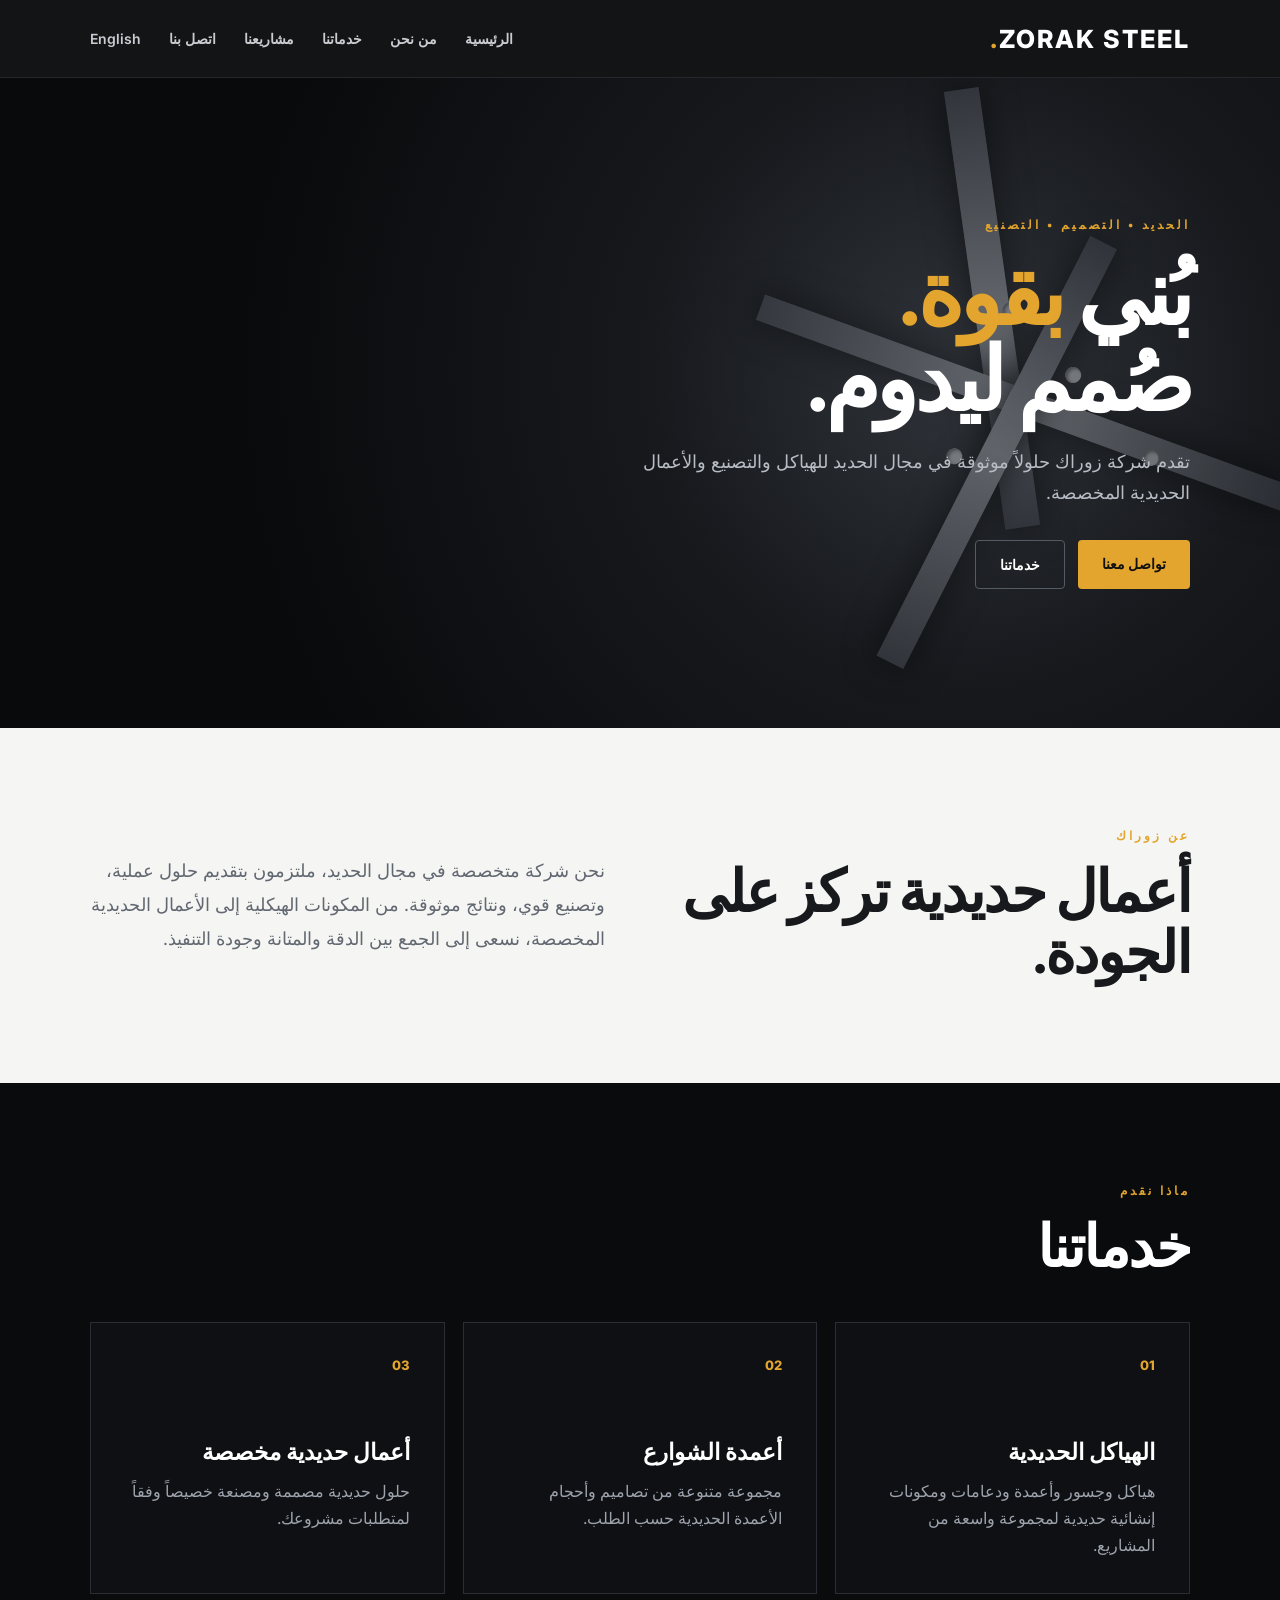
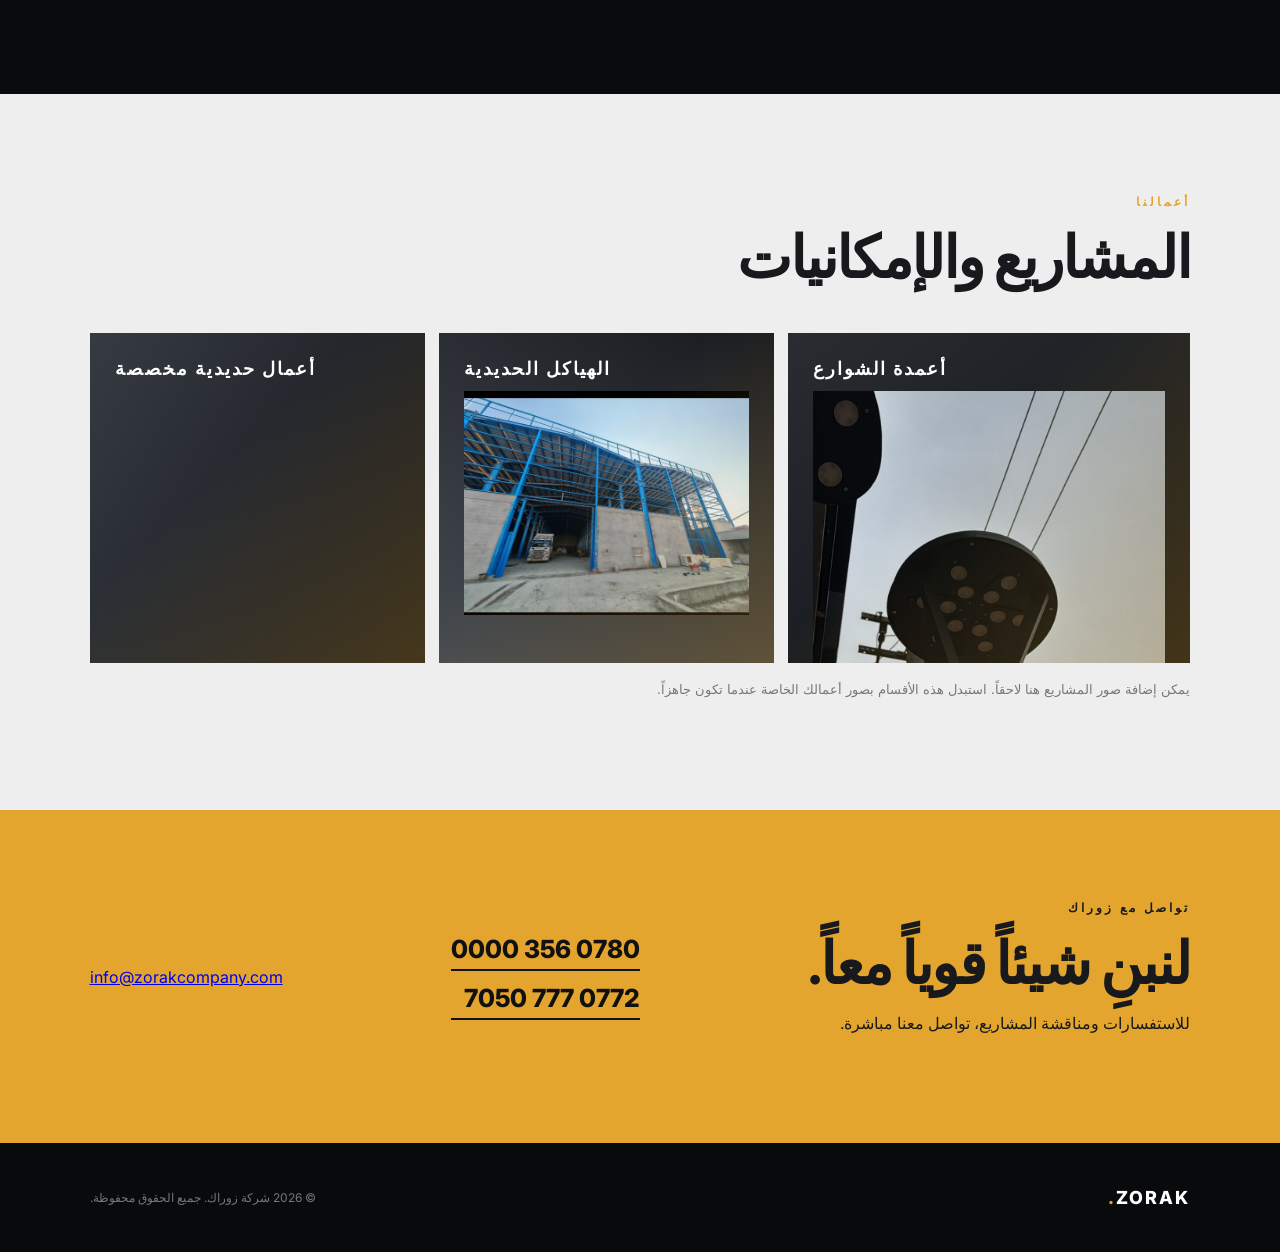
<file: index.htm>
<!DOCTYPE html>
<html lang="ar" dir="rtl">
<head>
  <meta charset="UTF-8">
  <meta name="viewport" content="width=device-width, initial-scale=1.0">
  <title>Zorak Company | حلول الحديد</title>
  <meta name="description" content="تقدم شركة زوراك حلولاً احترافية في مجال الحديد، والتصنيع، والهياكل الحديدية.">
  <link rel="stylesheet" href="../style.css">
</head>
<body>

  <header class="navbar">
    <a class="logo" href="#home">ZORAK STEEL<span>.</span></a>

    <nav>
      <a href="#home">الرئيسية</a>
      <a href="#about">من نحن</a>
      <a href="#services">خدماتنا</a>
      <a href="#projects">مشاريعنا</a>
      <a href="#contact">اتصل بنا</a>
      <a href="../index.html">English</a>
    </nav>
  </header>

  <main>

    <section id="home" class="hero">
      <div class="hero-content">

        <p class="eyebrow">الحديد • التصميم • التصنيع</p>

        <h1>
          بُني <span>بقوة.</span><br>
          صُمم ليدوم.
        </h1>

        <p class="hero-text">
          تقدم شركة زوراك حلولاً موثوقة في مجال الحديد للهياكل والتصنيع
          والأعمال الحديدية المخصصة.
        </p>

        <div class="buttons">
          <a class="btn primary" href="#contact">تواصل معنا</a>
          <a class="btn secondary" href="#services">خدماتنا</a>
        </div>

      </div>

      <div class="steel-art" aria-hidden="true">
        <div class="beam beam1"></div>
        <div class="beam beam2"></div>
        <div class="beam beam3"></div>
        <div class="bolt b1"></div>
        <div class="bolt b2"></div>
        <div class="bolt b3"></div>
        <div class="bolt b4"></div>
      </div>
    </section>

    <section id="about" class="section about">

      <div>
        <p class="eyebrow">عن زوراك</p>
        <h2>أعمال حديدية تركز على الجودة.</h2>
      </div>

      <p>
        نحن شركة متخصصة في مجال الحديد، ملتزمون بتقديم حلول عملية،
        وتصنيع قوي، ونتائج موثوقة. من المكونات الهيكلية إلى الأعمال
        الحديدية المخصصة، نسعى إلى الجمع بين الدقة والمتانة وجودة التنفيذ.
      </p>

    </section>

    <section id="services" class="section dark">

      <div class="section-heading">
        <p class="eyebrow">ماذا نقدم</p>
        <h2>خدماتنا</h2>
      </div>

      <div class="cards">

        <article class="card">
          <div class="number">01</div>
          <h3>الهياكل الحديدية</h3>
          <p>
            هياكل وجسور وأعمدة ودعامات ومكونات إنشائية حديدية
            لمجموعة واسعة من المشاريع.
          </p>
        </article>

        <article class="card">
          <div class="number">02</div>
          <h3>أعمدة الشوارع</h3>
          <p>
            مجموعة متنوعة من تصاميم وأحجام الأعمدة الحديدية حسب الطلب.
          </p>
        </article>

        <article class="card">
          <div class="number">03</div>
          <h3>أعمال حديدية مخصصة</h3>
          <p>
            حلول حديدية مصممة ومصنعة خصيصاً وفقاً لمتطلبات مشروعك.
          </p>
        </article>

      </div>
    </section>

    <section id="projects" class="section projects">

      <div class="section-heading">
        <p class="eyebrow">أعمالنا</p>
        <h2>المشاريع والإمكانيات</h2>
      </div>

      <div class="project-grid">

        <div class="project p1">
          <span>أعمدة الشوارع</span>
          <img src="../WhatsApp Image 2026-08-22 at 12.21.57 AM.jpeg" alt="أعمدة حديدية">
        </div>

        <div class="project p2">
          <span>الهياكل الحديدية</span>
          <img src="../Image 2026-08-22 at 12.22.01 AM.jpeg" alt="هياكل حديدية">
        </div>

        <div class="project p3">
          <span>أعمال حديدية مخصصة</span>
        </div>

      </div>

      <p class="note">
        يمكن إضافة صور المشاريع هنا لاحقاً. استبدل هذه الأقسام
        بصور أعمالك الخاصة عندما تكون جاهزاً.
      </p>

    </section>

    <section id="contact" class="contact">

      <div>
        <p class="eyebrow">تواصل مع زوراك</p>
        <h2>لنبنِ شيئاً قوياً معاً.</h2>
        <p>
          للاستفسارات ومناقشة المشاريع، تواصل معنا مباشرة.
        </p>
      </div>

      <div class="phone-list">
        <a href="tel:07803560000">0780 356 0000</a>
        <a href="tel:07727777050">0772 777 7050</a>
      </div>

      <a href="mailto:info@zorakcompany.com">
        info@zorakcompany.com
      </a>

    </section>

  </main>

  <footer>
    <div class="logo">ZORAK<span>.</span></div>
    <p>© 2026 شركة زوراك. جميع الحقوق محفوظة.</p>
  </footer>

</body>
</html>
</file>
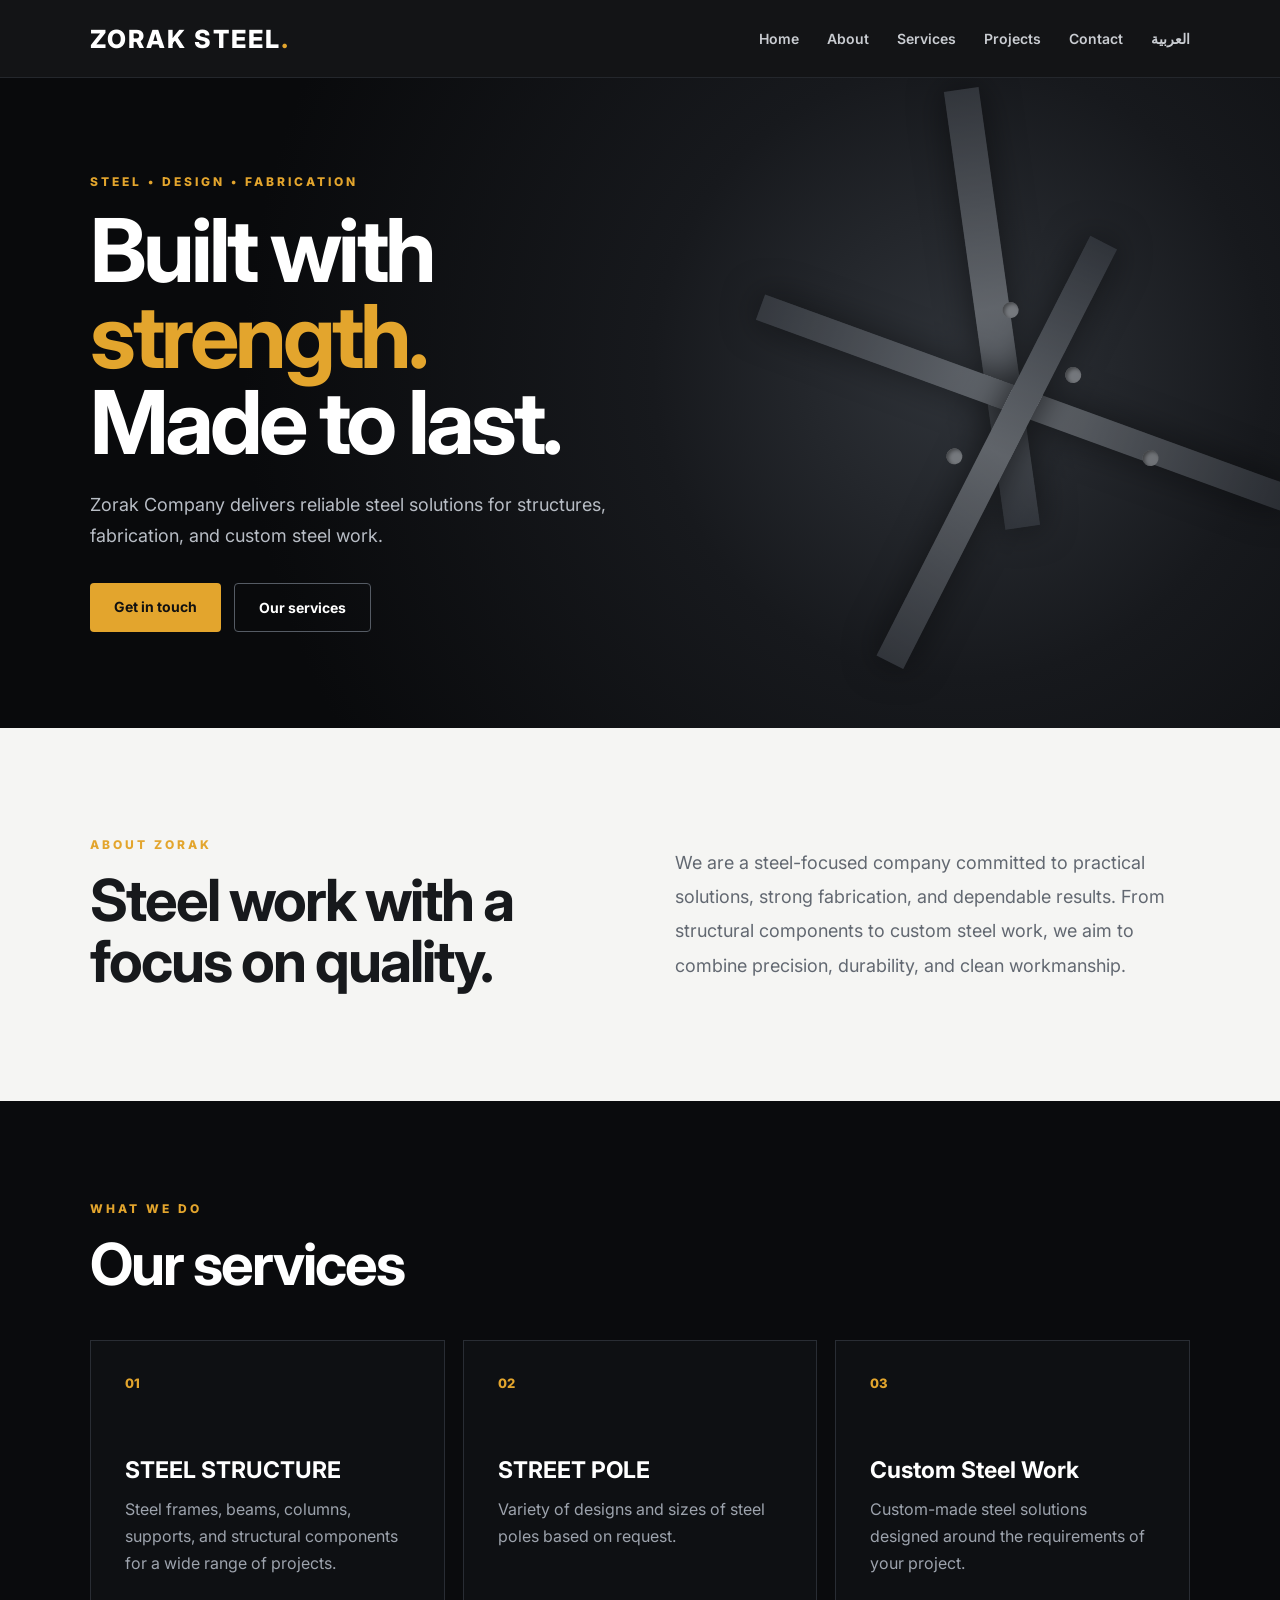
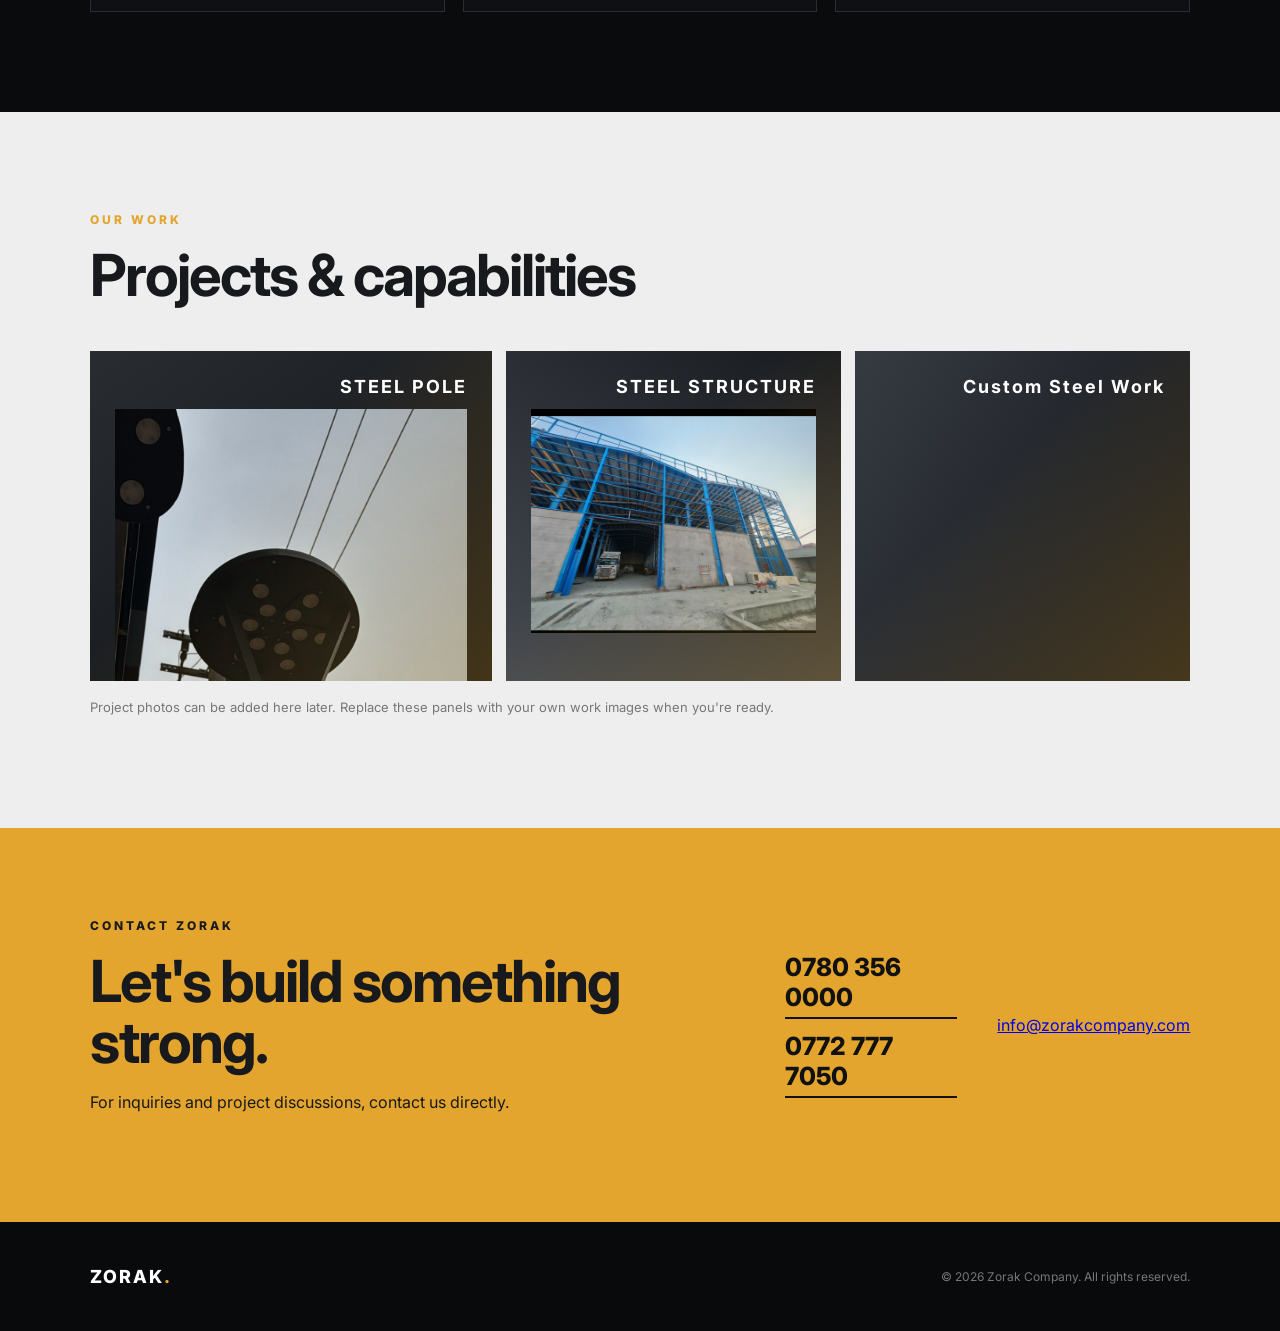
<file: index.html>
<!DOCTYPE html>
<html lang="en">
<head>
  <meta charset="UTF-8">
  <meta name="viewport" content="width=device-width, initial-scale=1.0">
  <title>Zorak Company | Steel Solutions</title>
  <meta name="description" content="Zorak Company provides professional steel solutions, fabrication, and structural steel services.">
  <link rel="stylesheet" href="style.css">
</head>
<body>
  <header class="navbar">
    <a class="logo" href="#home">ZORAK STEEL<span>.</span></a>

    <nav>
      <a href="#home">Home</a>
      <a href="#about">About</a>
      <a href="#services">Services</a>
      <a href="#projects">Projects</a>
      <a href="#contact">Contact</a>
      <a href="ar/index.html">العربية</a>
    </nav>
  </header>

  <main>
    <section id="home" class="hero">
      <div class="hero-content">
        <p class="eyebrow">STEEL • DESIGN • FABRICATION</p>
        <h1>Built with <span>strength.</span><br>Made to last.</h1>
        <p class="hero-text">Zorak Company delivers reliable steel solutions for structures, fabrication, and custom steel work.</p>

        <div class="buttons">
          <a class="btn primary" href="#contact">Get in touch</a>
          <a class="btn secondary" href="#services">Our services</a>
        </div>
      </div>

      <div class="steel-art" aria-hidden="true">
        <div class="beam beam1"></div>
        <div class="beam beam2"></div>
        <div class="beam beam3"></div>
        <div class="bolt b1"></div>
        <div class="bolt b2"></div>
        <div class="bolt b3"></div>
        <div class="bolt b4"></div>
      </div>
    </section>

    <section id="about" class="section about">
      <div>
        <p class="eyebrow">ABOUT ZORAK</p>
        <h2>Steel work with a focus on quality.</h2>
      </div>

      <p>
        We are a steel-focused company committed to practical solutions,
        strong fabrication, and dependable results. From structural components
        to custom steel work, we aim to combine precision, durability,
        and clean workmanship.
      </p>
    </section>

    <section id="services" class="section dark">
      <div class="section-heading">
        <p class="eyebrow">WHAT WE DO</p>
        <h2>Our services</h2>
      </div>

      <div class="cards">
        <article class="card">
          <div class="number">01</div>
          <h3>STEEL STRUCTURE</h3>
          <p>
            Steel frames, beams, columns, supports, and structural components
            for a wide range of projects.
          </p>
        </article>

        <article class="card">
          <div class="number">02</div>
          <h3>STREET POLE</h3>
          <p>
            Variety of designs and sizes of steel poles based on request.
          </p>
        </article>

        <article class="card">
          <div class="number">03</div>
          <h3>Custom Steel Work</h3>
          <p>
            Custom-made steel solutions designed around the requirements
            of your project.
          </p>
        </article>
      </div>
    </section>

    <section id="projects" class="section projects">
      <div class="section-heading">
        <p class="eyebrow">OUR WORK</p>
        <h2>Projects & capabilities</h2>
      </div>

      <div class="project-grid">

        <div class="project p1">
          <span>STEEL POLE</span>
          <img src="WhatsApp Image 2026-08-22 at 12.21.57 AM.jpeg" alt="Steel Pole">
        </div>

        <div class="project p2">
          <span>STEEL STRUCTURE</span>
          <img src="Image 2026-08-22 at 12.22.01 AM.jpeg" alt="Steel Structure">
        </div>

        <div class="project p3">
          <span>Custom Steel Work</span>
        </div>

      </div>

      <p class="note">
        Project photos can be added here later. Replace these panels with
        your own work images when you're ready.
      </p>
    </section>

    <section id="contact" class="contact">
      <div>
        <p class="eyebrow">CONTACT ZORAK</p>
        <h2>Let's build something strong.</h2>
        <p>
          For inquiries and project discussions, contact us directly.
        </p>
      </div>

      <div class="phone-list">
        <a href="tel:07803560000">0780 356 0000</a>
        <a href="tel:07727777050">0772 777 7050</a>
      </div>

      <a href="mailto:info@zorakcompany.com">
        info@zorakcompany.com
      </a>
    </section>
  </main>

  <footer>
    <div class="logo">ZORAK<span>.</span></div>
    <p>© 2026 Zorak Company. All rights reserved.</p>
  </footer>
</body>
</html>
</file>
<file: style.css>
@import url('https://fonts.googleapis.com/css2?family=Inter:wght@400;500;600;700;800&display=swap');

:root{
  --bg:#0a0b0d;
  --panel:#111317;
  --text:#f3f4f6;
  --muted:#9da3ad;
  --line:#292d34;
  --accent:#e3a52d;
  --accent2:#ffc857;
}
*{box-sizing:border-box;scroll-behavior:smooth}
body{margin:0;background:#f5f5f3;color:#17191c;font-family:Inter,Arial,sans-serif}
.navbar{height:78px;background:rgba(10,11,13,.96);display:flex;align-items:center;justify-content:space-between;padding:0 7%;position:sticky;top:0;z-index:20;border-bottom:1px solid #24272c}
.logo{font-size:25px;font-weight:800;letter-spacing:2px;color:white;text-decoration:none}.logo span{color:var(--accent)}
nav{display:flex;gap:28px}nav a{color:#c9ccd1;text-decoration:none;font-size:14px;font-weight:600}nav a:hover{color:var(--accent)}
.hero{min-height:650px;background:radial-gradient(circle at 75% 45%,#30343a 0,#17191d 30%,#090a0c 70%);color:white;padding:90px 7%;display:flex;align-items:center;position:relative;overflow:hidden}
.hero-content{max-width:680px;position:relative;z-index:2}.eyebrow{font-size:12px;letter-spacing:3px;color:var(--accent);font-weight:800;margin:0 0 18px}
h1{font-size:clamp(48px,7vw,88px);line-height:.98;margin:0 0 25px;letter-spacing:-4px}h1 span{color:var(--accent)}
.hero-text{font-size:18px;line-height:1.7;color:#b8bdc5;max-width:570px}
.buttons{display:flex;gap:13px;margin-top:32px}.btn{padding:15px 24px;text-decoration:none;font-weight:700;font-size:14px;border-radius:4px}.primary{background:var(--accent);color:#111}.secondary{border:1px solid #555b64;color:white}
.steel-art{position:absolute;right:2%;width:46%;height:75%;opacity:.45;transform:rotate(-8deg)}.beam{position:absolute;background:linear-gradient(90deg,#51565e,#a3a8ae,#444951);box-shadow:0 0 35px #000}.beam1{width:75%;height:35px;top:28%;right:5%;transform:rotate(90deg)}.beam2{width:95%;height:27px;top:49%;right:-8%;transform:rotate(28deg)}.beam3{width:80%;height:30px;top:58%;right:5%;transform:rotate(-55deg)}.bolt{position:absolute;width:16px;height:16px;border-radius:50%;background:#d2d5d9;box-shadow:inset 2px 2px 4px #666}.b1{top:31%;right:38%}.b2{top:46%;right:29%}.b3{top:59%;right:51%}.b4{top:65%;right:18%}
.section{padding:100px 7%}.about{display:grid;grid-template-columns:1fr 1fr;gap:70px;align-items:center}.section h2,.contact h2{font-size:clamp(34px,5vw,58px);letter-spacing:-2px;margin:0;line-height:1.05}.about>p{font-size:18px;line-height:1.9;color:#626871}
.dark{background:var(--bg);color:white}.section-heading{margin-bottom:45px}.cards{display:grid;grid-template-columns:repeat(3,1fr);gap:18px}.card{border:1px solid var(--line);padding:34px;min-height:260px;background:#0e1013}.card:hover{border-color:#5c6169}.number{color:var(--accent);font-weight:800;font-size:13px;margin-bottom:65px}.card h3{font-size:23px;margin:0 0 12px}.card p{color:var(--muted);line-height:1.7;margin:0}
.projects{background:#eee}.project-grid{display:grid;grid-template-columns:1.2fr 1fr 1fr;gap:14px}.project{height:330px;background:#20242a;position:relative;overflow:hidden;display:flex;align-items:end;padding:25px}.project:before{content:"";position:absolute;inset:0;background:linear-gradient(135deg,transparent 40%,rgba(227,165,45,.25));}.p1{background:linear-gradient(145deg,#292d32,#0d0f12)}.p2{background:linear-gradient(35deg,#454a51,#171a1f)}.p3{background:linear-gradient(120deg,#363b42,#111317)}.project span{position:relative;color:white;font-size:12px;letter-spacing:2px;font-weight:800}.note{color:#777;margin-top:18px;font-size:13px}
.contact{padding:90px 7%;background:var(--accent);display:flex;justify-content:space-between;align-items:center;gap:40px}.contact .eyebrow{color:#181a1d}.contact p:not(.eyebrow){max-width:500px;line-height:1.7}.phone-list{display:flex;flex-direction:column;gap:12px}.phone-list a{font-size:25px;font-weight:800;color:#111;text-decoration:none;border-bottom:2px solid #111;padding-bottom:5px}
footer{background:#090a0c;color:#777;padding:35px 7%;display:flex;justify-content:space-between;align-items:center;font-size:12px}footer .logo{font-size:18px}
@media(max-width:800px){nav{display:none}.hero{min-height:600px}.steel-art{opacity:.2;width:100%;right:-20%}.about{grid-template-columns:1fr;gap:30px}.cards{grid-template-columns:1fr}.project-grid{grid-template-columns:1fr}.project{height:240px}.contact{flex-direction:column;align-items:flex-start}.phone-list a{font-size:20px}footer{flex-direction:column;gap:12px;align-items:flex-start}}
.project {
    display: flex;
    flex-direction: column;
    gap: 12px;
}

.project span {
    font-weight: bold;
    font-size: 18px;
}

.project img {
    width: 100%;
    height: auto;
    display: block;
    object-fit: contain;
}
@media (max-width: 768px) {
    .project {
        width: 100%;
        height: auto !important;
    }

    .project img {
        width: 100% !important;
        height: auto !important;
        max-width: 100% !important;
        object-fit: contain !important;
    }
</file>
